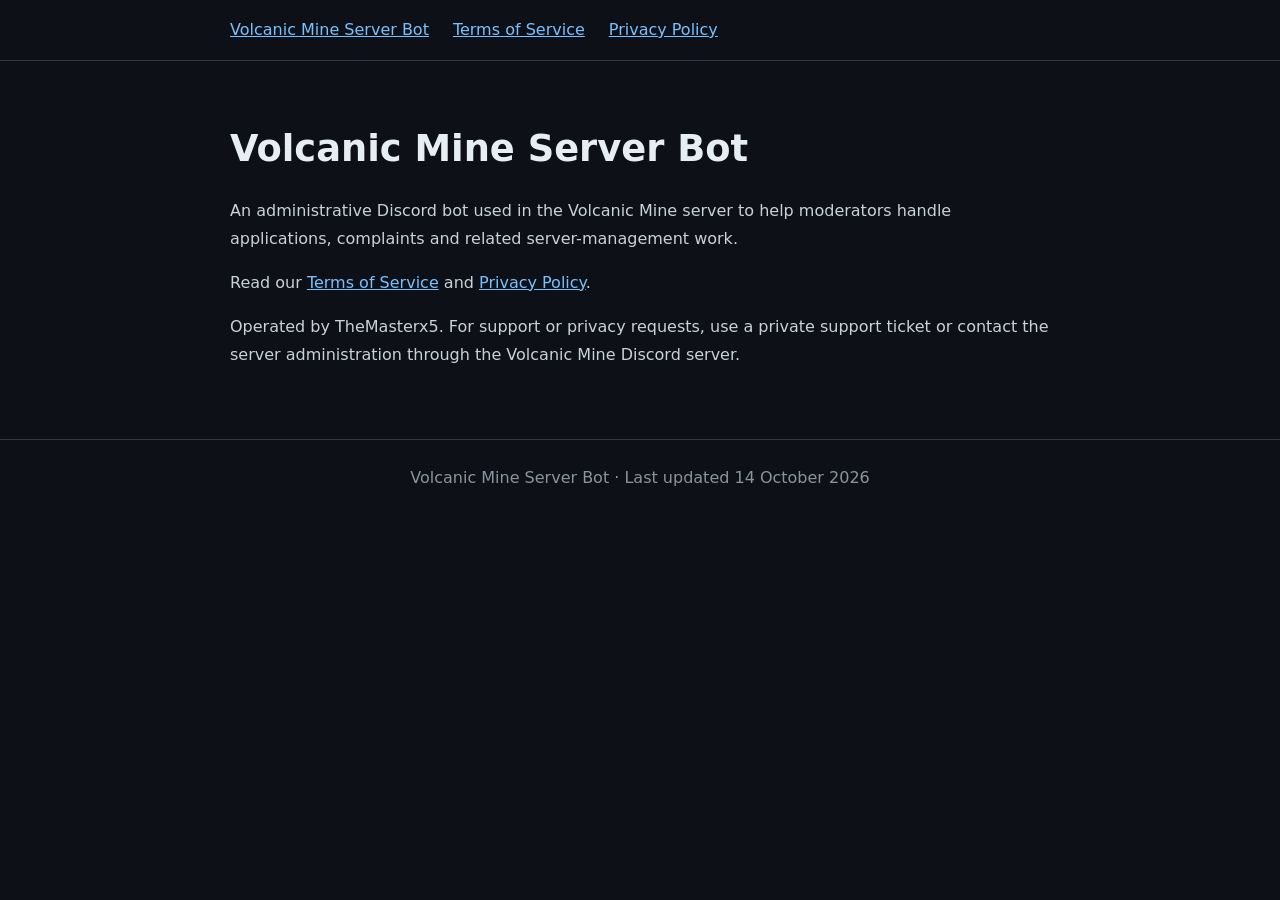
<file: index.html>
<!doctype html><html lang="en"><head><meta charset="utf-8"><meta name="viewport" content="width=device-width,initial-scale=1"><meta name="description" content="Home for Volcanic Mine Server Bot"><title>Home | Volcanic Mine Server Bot</title><link rel="stylesheet" href="style.css"></head><body><header><nav><a href="index.html">Volcanic Mine Server Bot</a><a href="terms.html">Terms of Service</a><a href="privacy.html">Privacy Policy</a></nav></header><main><h1>Volcanic Mine Server Bot</h1><p>An administrative Discord bot used in the Volcanic Mine server to help moderators handle applications, complaints and related server-management work.</p><p>Read our <a href="terms.html">Terms of Service</a> and <a href="privacy.html">Privacy Policy</a>.</p><p>Operated by TheMasterx5. For support or privacy requests, use a private support ticket or contact the server administration through the Volcanic Mine Discord server.</p></main><footer>Volcanic Mine Server Bot · Last updated 14 October 2026</footer></body></html>
</file>
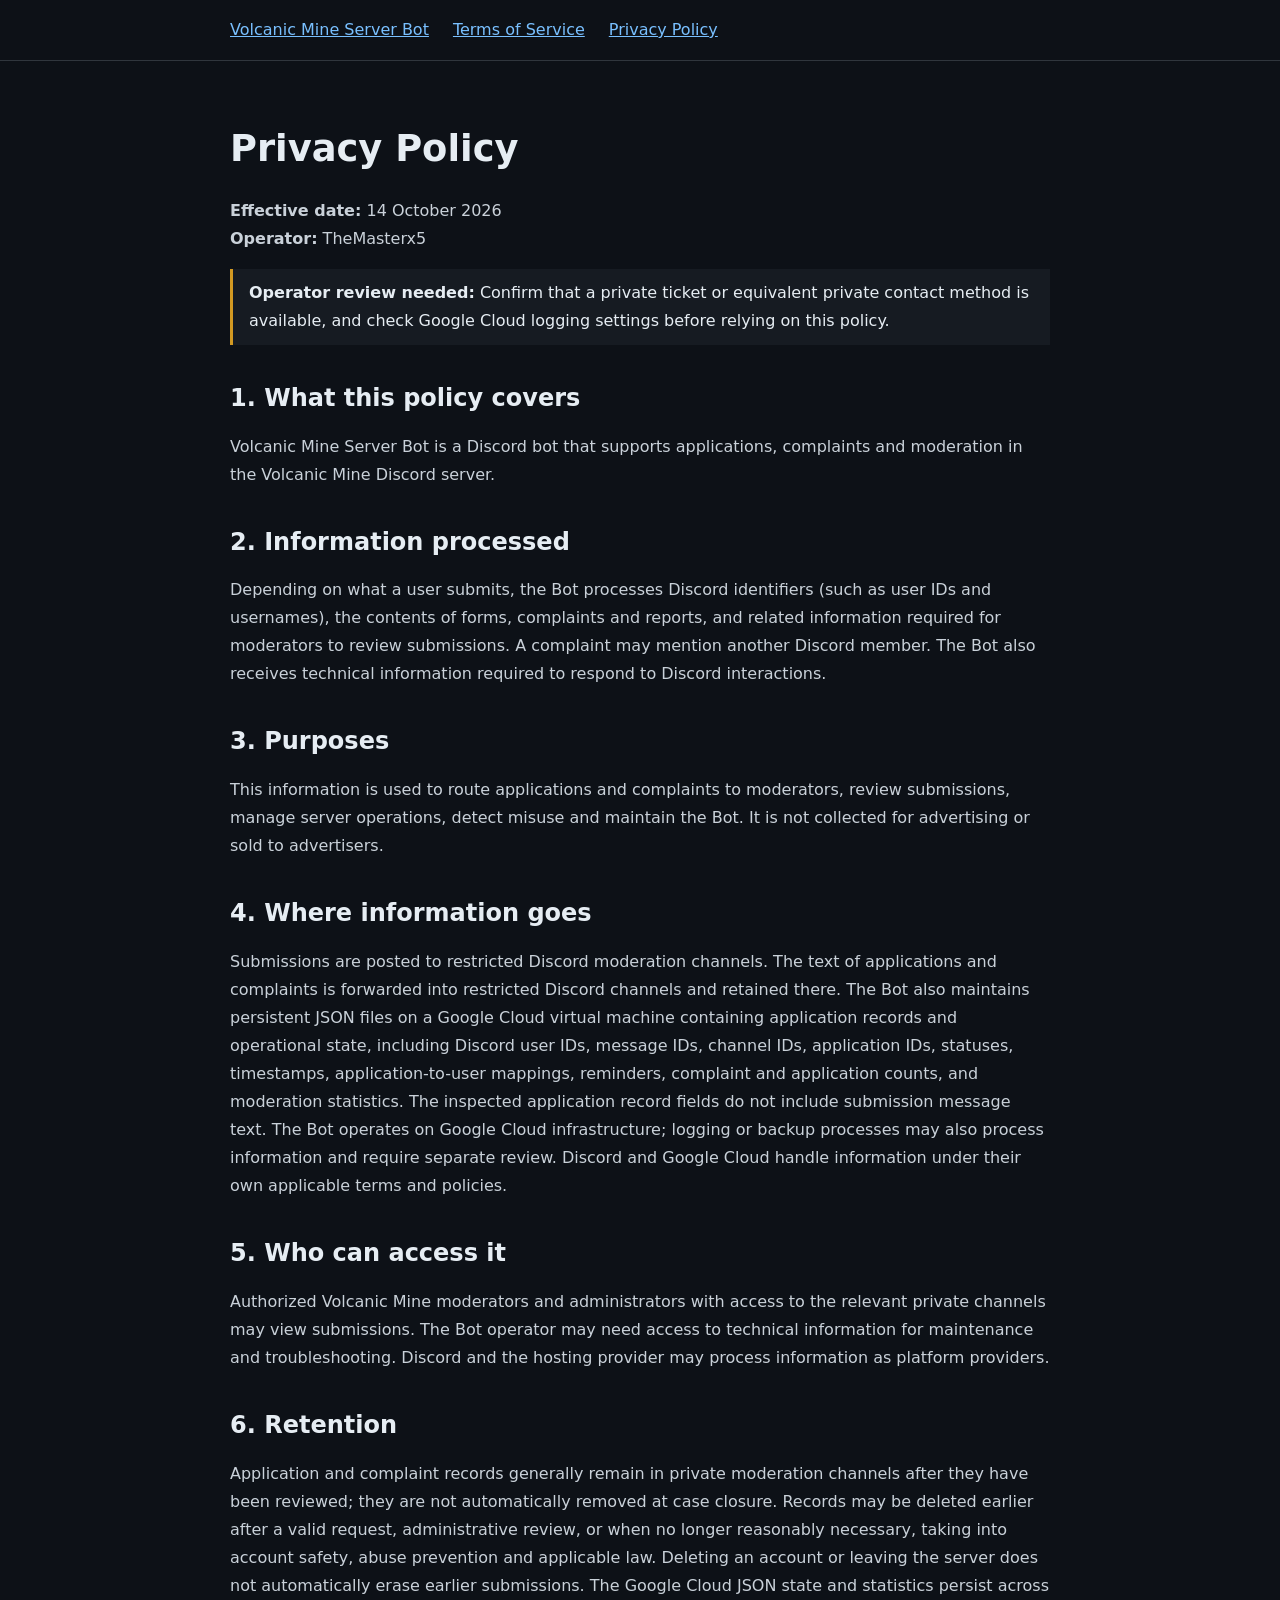
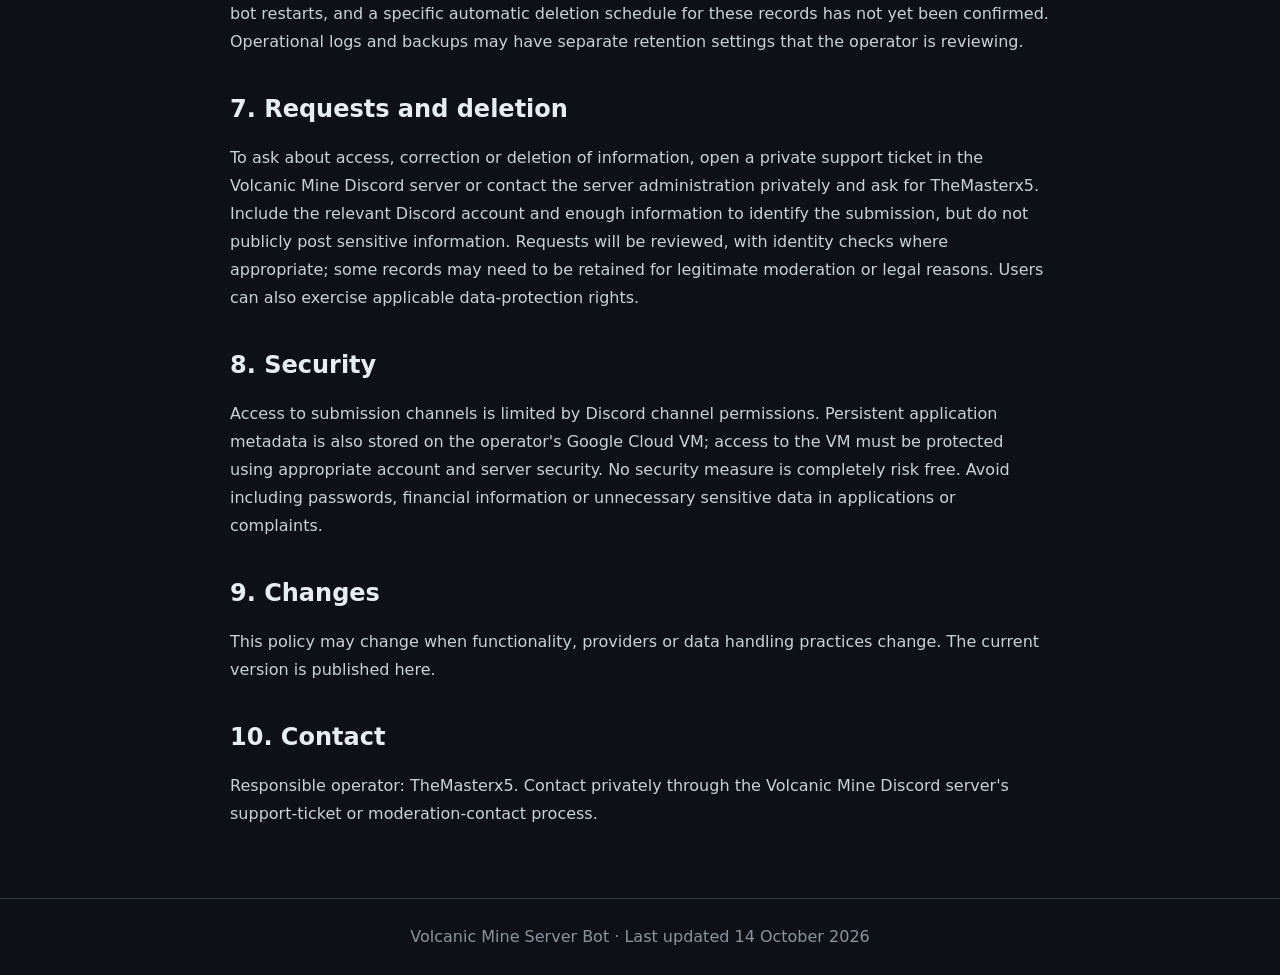
<file: privacy.html>
<!doctype html><html lang="en"><head><meta charset="utf-8"><meta name="viewport" content="width=device-width,initial-scale=1"><meta name="description" content="Privacy Policy for Volcanic Mine Server Bot"><title>Privacy Policy | Volcanic Mine Server Bot</title><link rel="stylesheet" href="style.css"></head><body><header><nav><a href="index.html">Volcanic Mine Server Bot</a><a href="terms.html">Terms of Service</a><a href="privacy.html">Privacy Policy</a></nav></header><main><h1>Privacy Policy</h1><p><strong>Effective date:</strong> 14 October 2026<br><strong>Operator:</strong> TheMasterx5</p><div class="note"><strong>Operator review needed:</strong> Confirm that a private ticket or equivalent private contact method is available, and check Google Cloud logging settings before relying on this policy.</div><h2>1. What this policy covers</h2><p>Volcanic Mine Server Bot is a Discord bot that supports applications, complaints and moderation in the Volcanic Mine Discord server.</p><h2>2. Information processed</h2><p>Depending on what a user submits, the Bot processes Discord identifiers (such as user IDs and usernames), the contents of forms, complaints and reports, and related information required for moderators to review submissions. A complaint may mention another Discord member. The Bot also receives technical information required to respond to Discord interactions.</p><h2>3. Purposes</h2><p>This information is used to route applications and complaints to moderators, review submissions, manage server operations, detect misuse and maintain the Bot. It is not collected for advertising or sold to advertisers.</p><h2>4. Where information goes</h2><p>Submissions are posted to restricted Discord moderation channels. The text of applications and complaints is forwarded into restricted Discord channels and retained there. The Bot also maintains persistent JSON files on a Google Cloud virtual machine containing application records and operational state, including Discord user IDs, message IDs, channel IDs, application IDs, statuses, timestamps, application-to-user mappings, reminders, complaint and application counts, and moderation statistics. The inspected application record fields do not include submission message text. The Bot operates on Google Cloud infrastructure; logging or backup processes may also process information and require separate review. Discord and Google Cloud handle information under their own applicable terms and policies.</p><h2>5. Who can access it</h2><p>Authorized Volcanic Mine moderators and administrators with access to the relevant private channels may view submissions. The Bot operator may need access to technical information for maintenance and troubleshooting. Discord and the hosting provider may process information as platform providers.</p><h2>6. Retention</h2><p>Application and complaint records generally remain in private moderation channels after they have been reviewed; they are not automatically removed at case closure. Records may be deleted earlier after a valid request, administrative review, or when no longer reasonably necessary, taking into account safety, abuse prevention and applicable law. Deleting an account or leaving the server does not automatically erase earlier submissions. The Google Cloud JSON state and statistics persist across bot restarts, and a specific automatic deletion schedule for these records has not yet been confirmed. Operational logs and backups may have separate retention settings that the operator is reviewing.</p><h2>7. Requests and deletion</h2><p>To ask about access, correction or deletion of information, open a private support ticket in the Volcanic Mine Discord server or contact the server administration privately and ask for TheMasterx5. Include the relevant Discord account and enough information to identify the submission, but do not publicly post sensitive information. Requests will be reviewed, with identity checks where appropriate; some records may need to be retained for legitimate moderation or legal reasons. Users can also exercise applicable data-protection rights.</p><h2>8. Security</h2><p>Access to submission channels is limited by Discord channel permissions. Persistent application metadata is also stored on the operator's Google Cloud VM; access to the VM must be protected using appropriate account and server security. No security measure is completely risk free. Avoid including passwords, financial information or unnecessary sensitive data in applications or complaints.</p><h2>9. Changes</h2><p>This policy may change when functionality, providers or data handling practices change. The current version is published here.</p><h2>10. Contact</h2><p>Responsible operator: TheMasterx5. Contact privately through the Volcanic Mine Discord server's support-ticket or moderation-contact process.</p></main><footer>Volcanic Mine Server Bot · Last updated 14 October 2026</footer></body></html>
</file>
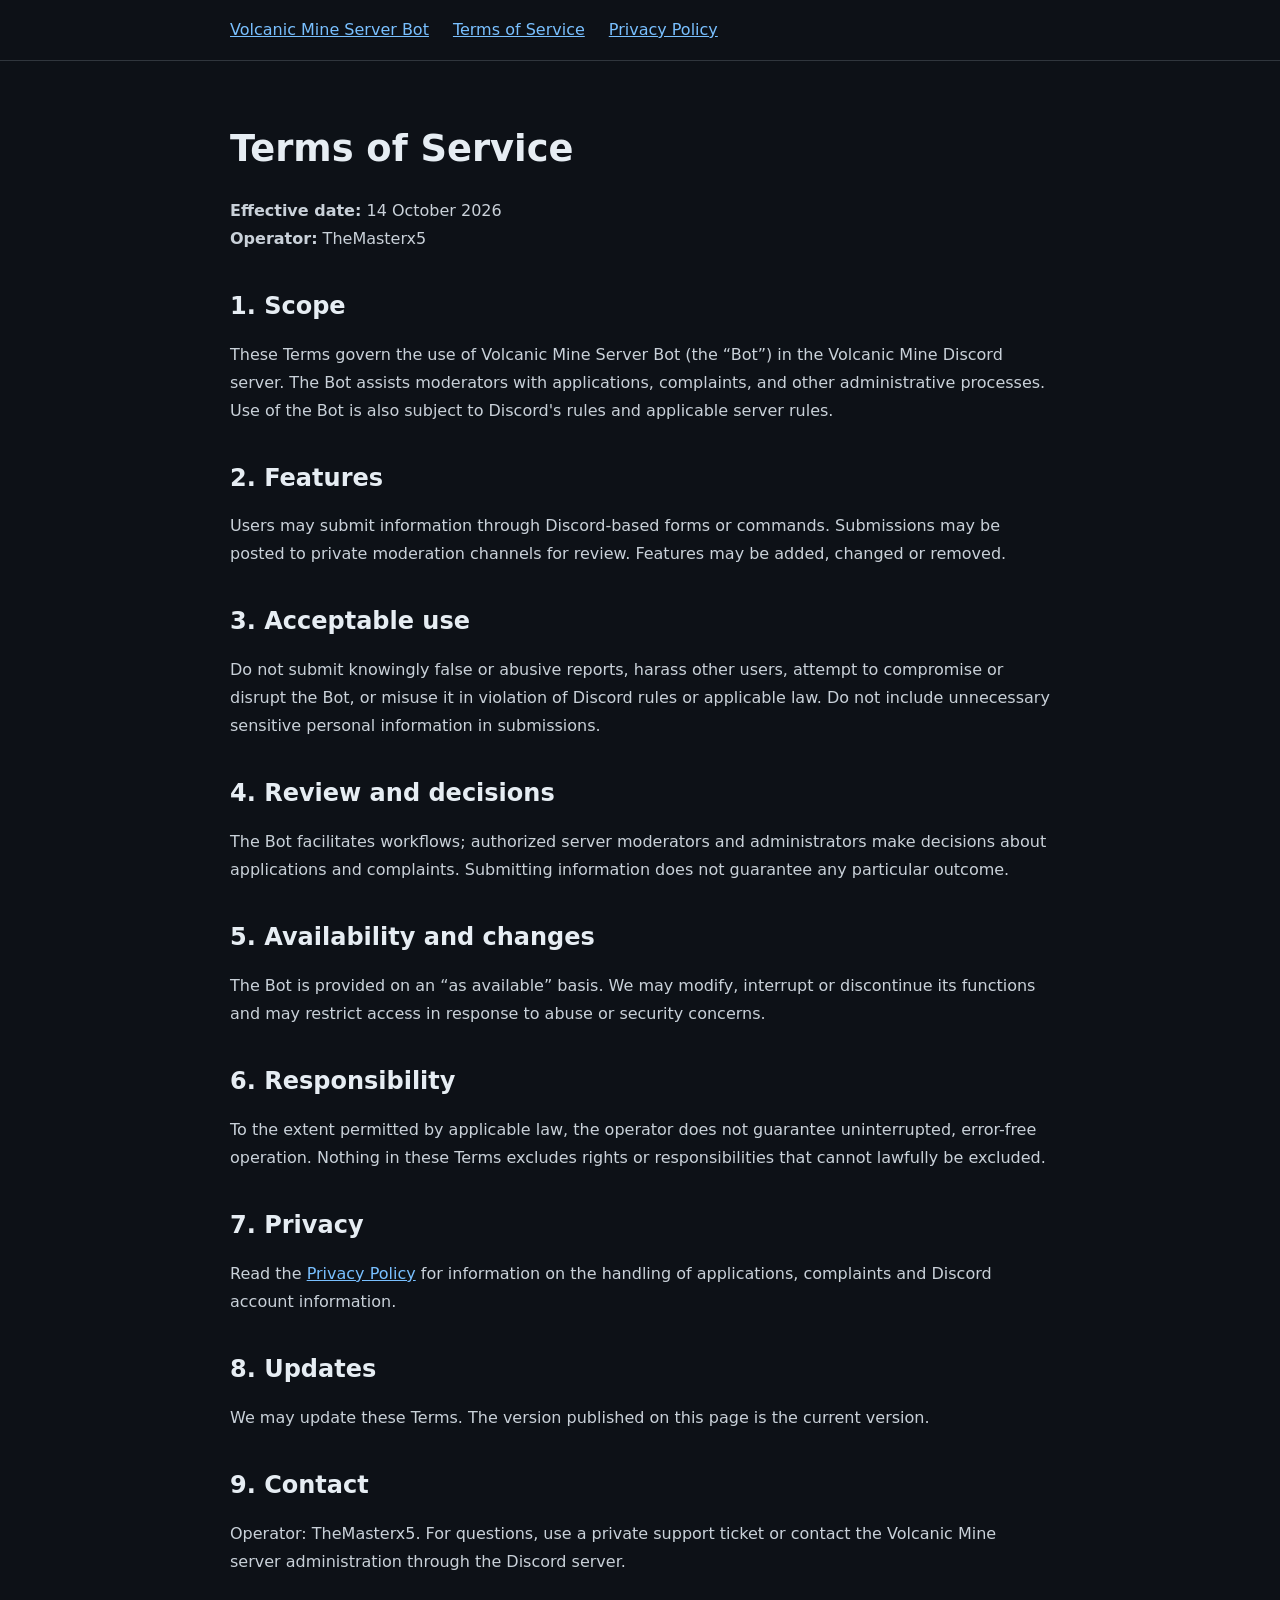
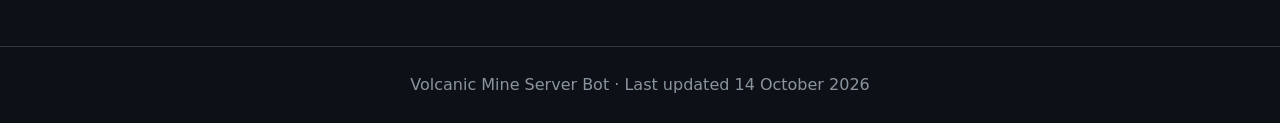
<file: terms.html>
<!doctype html><html lang="en"><head><meta charset="utf-8"><meta name="viewport" content="width=device-width,initial-scale=1"><meta name="description" content="Terms of Service for Volcanic Mine Server Bot"><title>Terms of Service | Volcanic Mine Server Bot</title><link rel="stylesheet" href="style.css"></head><body><header><nav><a href="index.html">Volcanic Mine Server Bot</a><a href="terms.html">Terms of Service</a><a href="privacy.html">Privacy Policy</a></nav></header><main><h1>Terms of Service</h1><p><strong>Effective date:</strong> 14 October 2026<br><strong>Operator:</strong> TheMasterx5</p><h2>1. Scope</h2><p>These Terms govern the use of Volcanic Mine Server Bot (the “Bot”) in the Volcanic Mine Discord server. The Bot assists moderators with applications, complaints, and other administrative processes. Use of the Bot is also subject to Discord's rules and applicable server rules.</p><h2>2. Features</h2><p>Users may submit information through Discord-based forms or commands. Submissions may be posted to private moderation channels for review. Features may be added, changed or removed.</p><h2>3. Acceptable use</h2><p>Do not submit knowingly false or abusive reports, harass other users, attempt to compromise or disrupt the Bot, or misuse it in violation of Discord rules or applicable law. Do not include unnecessary sensitive personal information in submissions.</p><h2>4. Review and decisions</h2><p>The Bot facilitates workflows; authorized server moderators and administrators make decisions about applications and complaints. Submitting information does not guarantee any particular outcome.</p><h2>5. Availability and changes</h2><p>The Bot is provided on an “as available” basis. We may modify, interrupt or discontinue its functions and may restrict access in response to abuse or security concerns.</p><h2>6. Responsibility</h2><p>To the extent permitted by applicable law, the operator does not guarantee uninterrupted, error-free operation. Nothing in these Terms excludes rights or responsibilities that cannot lawfully be excluded.</p><h2>7. Privacy</h2><p>Read the <a href="privacy.html">Privacy Policy</a> for information on the handling of applications, complaints and Discord account information.</p><h2>8. Updates</h2><p>We may update these Terms. The version published on this page is the current version.</p><h2>9. Contact</h2><p>Operator: TheMasterx5. For questions, use a private support ticket or contact the Volcanic Mine server administration through the Discord server.</p></main><footer>Volcanic Mine Server Bot · Last updated 14 October 2026</footer></body></html>
</file>
<file: style.css>
:root{color-scheme:dark;font-family:system-ui,-apple-system,Segoe UI,sans-serif;background:#0d1117;color:#e6edf3}body{margin:0;line-height:1.75}main{max-width:820px;margin:65px auto;padding:0 24px}header{border-bottom:1px solid #30363d;padding:16px 24px}nav{max-width:820px;margin:auto;display:flex;gap:24px;flex-wrap:wrap}a{color:#79c0ff}h1,h2{line-height:1.25}h1{font-size:2.3rem}h2{margin-top:38px}p,li{color:#c9d1d9}.note{border-left:3px solid #d29922;padding:10px 16px;background:#161b22}footer{border-top:1px solid #30363d;margin-top:70px;padding:24px;text-align:center;color:#8b949e}
</file>
